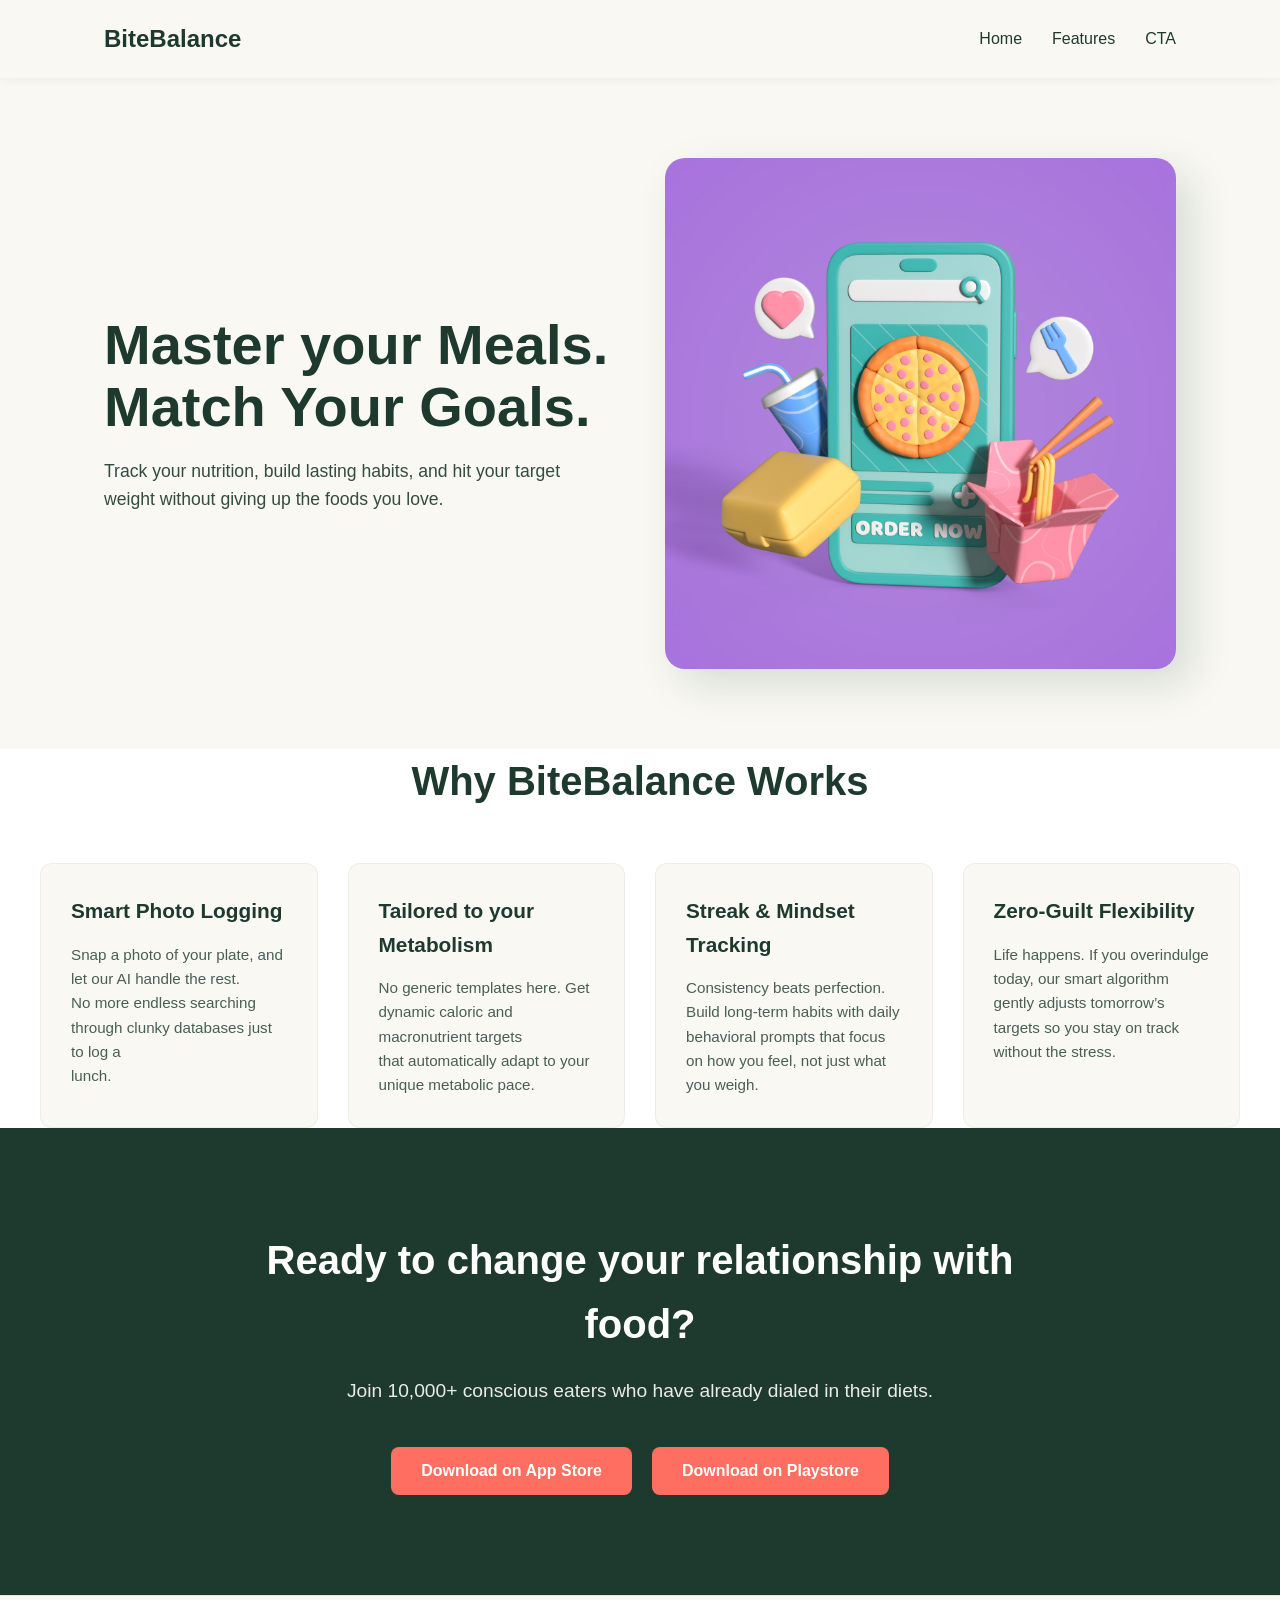
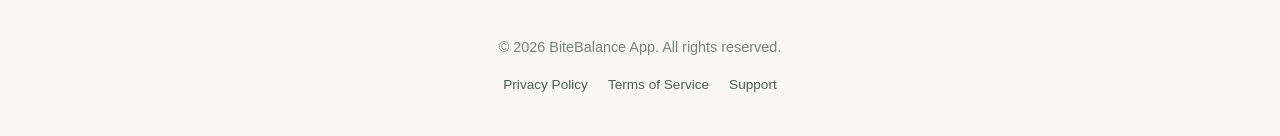
<file: ai-generated-landing-page/index.html>
<!DOCTYPE html>
<html lang="en">
<head>
  <meta charset="UTF-8">
  <meta name="viewport" content="width=device-width, initial-scale=1.0">
  <title>BiteBalance</title>
  <link rel="stylesheet" href="style.css">
</head>
<body>
    <div>
    <header>
      <nav class="navbar">
        <!--logo-->
        <div class="logo">BiteBalance</div>
        <ul class="navlinks">
          <li><a href="">Home</a></li>
          <li><a href="">Features</a></li>
          <li><a href="">CTA</a></li>
        </ul>
      </nav>
    </header>

    <section class="hero-container">
      <div id="hero-content">
        <h1>Master your Meals.<br>Match Your Goals.</h1>
        <p>Track your nutrition, build lasting habits, 
          and hit your target weight without giving 
          up the foods you love.</p>
      </div>
      <div class="hero-image">
        <img src="mockup.jpg" alt="hero-image">
      </div>
    </section>

        <section class="Feature">
      <div id="feature-container">
        <h2 class="feature-title">Why BiteBalance Works</h2>
        <div class="feature-grid">

          <div class="feature-modal">
            <h3>Smart Photo Logging</h3>
            <p>Snap a photo of your plate, and let our AI handle the rest. <br>
              No more endless searching through clunky databases just to log a <br>
              lunch.</p>
          </div>
          <div class="feature-modal">
            <h3>Tailored to your Metabolism</h3>
            <p>No generic templates here. Get dynamic caloric and macronutrient targets <br>
              that automatically adapt to your unique metabolic pace.</p>
          </div>
          <div class="feature-modal">
            <h3>Streak & Mindset Tracking</h3>
            <p>Consistency beats perfection. Build long-term habits with daily behavioral 
              prompts that focus on how you feel, not just what you weigh.</p>
          </div>
          <div class="feature-modal">
            <h3>Zero-Guilt Flexibility</h3>
            <p>Life happens. If you overindulge today, our smart algorithm gently adjusts 
              tomorrow’s targets so you stay on track without the stress.</p>
          </div>

        </div>
      </div>
    </section>

        <section class="CTA">
      <div class="CTA-Container">
        <h2>Ready to change your relationship with food?</h2>
        <p>Join 10,000+ conscious eaters who have already dialed in their diets.</p>
        <div class="CTA-actions">
          <button id="Appstore-btn"><a href="#">Download on App Store</a></button>
          <button id="Playstore-btn"><a href="#">Download on Playstore</a></button>
        </div>
      </div>
    </section>

    <footer>
      <div class="footer-container">
        <p>&copy; 2026 BiteBalance App. All rights reserved.</p>
        <div class="footer-content">
          <a href="#">Privacy Policy</a>
          <a href="#">Terms of Service</a>
          <a href="#">Support</a>
        </div>
      </div>
    </footer>
    </div>
</body>
</html>
</file>
<file: ai-generated-landing-page/style.css>
* {
    margin: 0;
    padding: 0;
    box-sizing: border-box;
    font-family: 'Segoe UI', Roboto, Helvetica, Arial, sans-serif;
}

body {
    background-color: #F9F8F3; 
    color: #1E3A2F; 
    line-height: 1.6;
}

a {
    text-decoration: none;
    color: inherit;
}

/* --- Navigation --- */
header {
    position: sticky;
    top: 0;
    z-index: 1000;
    background-color: #F9F8F3;
    box-shadow: 0 2px 10px rgba(30, 58, 47, 0.05);
}

.navbar {
    display: flex;
    justify-content: space-between;
    align-items: center;
    padding: 20px 5%;
    max-width: 1200px;
    margin: 0 auto;
}

.logo {
    font-size: 1.5rem;
    font-weight: 800;
    color: #1E3A2F;
}

.navlinks {
    display: flex;
    list-style: none;
    gap: 30px;
}

.navlinks li a {
    font-weight: 500;
    transition: color 0.3s ease;
}

.navlinks li a:hover {
    color: #FF6F61; 
}

/* --- Hero Section --- */
.hero-container {
    display: flex;
    align-items: center;
    justify-content: space-between;
    padding: 80px 5%;
    max-width: 1200px;
    margin: 0 auto;
    gap: 50px;
}

#hero-content {
    flex: 1;
}

#hero-content h1 {
    font-size: 3.5rem;
    line-height: 1.1;
    margin-bottom: 20px;
    color: #1E3A2F;
}

#hero-content p {
    font-size: 1.1rem;
    opacity: 0.9;
    max-width: 90%;
}

.hero-image {
    flex: 1;
    display: flex;
    justify-content: center;
}

.hero-image img {
    max-width: 100%;
    height: auto;
    border-radius: 20px;
    box-shadow: 15px 15px 40px rgba(30, 58, 47, 0.15);
}

/* --- Features Section --- */
.Feature {
    background-color: #FFFFFF; 
}

#feature-container {
    max-width: 1200px;
    margin: 0 auto;
}

.feature-title {
    text-align: center;
    font-size: 2.5rem;
    margin-bottom: 50px;
}

.feature-grid {
    display: grid;
    grid-template-columns: repeat(auto-fit, minmax(250px, 1fr));
    gap: 30px;
}

.feature-modal {
    background-color: #F9F8F3; 
    padding: 30px;
    border-radius: 12px;
    border: 1px solid rgba(30, 58, 47, 0.05);
    transition: transform 0.3s ease;
}

.feature-modal:hover {
    transform: translateY(-5px); 
}

.feature-modal h3 {
    font-size: 1.3rem;
    margin-bottom: 15px;
    color: #1E3A2F;
}

.feature-modal p {
    font-size: 0.95rem;
    opacity: 0.8;
}

/* --- CTA Section --- */
.CTA {
    background-color: #1E3A2F; 
    color: #FFFFFF; 
    text-align: center;
    padding: 100px 5%;
}

.CTA-Container {
    max-width: 800px;
    margin: 0 auto;
}

.CTA-Container h2 {
    font-size: 2.5rem;
    margin-bottom: 20px;
}

.CTA-Container p {
    font-size: 1.2rem;
    margin-bottom: 40px;
    opacity: 0.9;
}

.CTA-actions {
    display: flex;
    justify-content: center;
    gap: 20px;
}

/* Button Styling */
.CTA-actions button {
    background-color: #FF6F61; 
    border: none;
    padding: 15px 30px;
    border-radius: 8px;
    cursor: pointer;
    transition: background-color 0.3s ease, transform 0.2s ease;
}

.CTA-actions button:hover {
    background-color: #e55a4d; 
    transform: translateY(-2px);
}

.CTA-actions button a {
    color: #FFFFFF;
    font-weight: bold;
    font-size: 1rem;
    display: block; 
}

/* --- Footer --- */
footer {
    background-color: #F9F8F3;
    padding: 40px 5%;
    text-align: center;
    border-top: 1px solid rgba(30, 58, 47, 0.1);
}

.footer-container {
    max-width: 1200px;
    margin: 0 auto;
}

.footer-container p {
    opacity: 0.6;
    font-size: 0.9rem;
    margin-bottom: 15px;
}

.footer-content {
    display: flex;
    justify-content: center;
    gap: 20px;
    font-size: 0.85rem;
    opacity: 0.8;
}

.footer-content a:hover {
    color: #FF6F61;
    text-decoration: underline;
}

/* --- Mobile Responsiveness --- */
@media (max-width: 768px) {
    .hero-container {
        flex-direction: column;
        text-align: center;
        padding: 50px 5%;
    }
    
    #hero-content h1 {
        font-size: 2.5rem;
    }

    #hero-content p {
        margin: 0 auto 30px auto;
    }

    .CTA-actions {
        flex-direction: column;
    }
}
</file>
